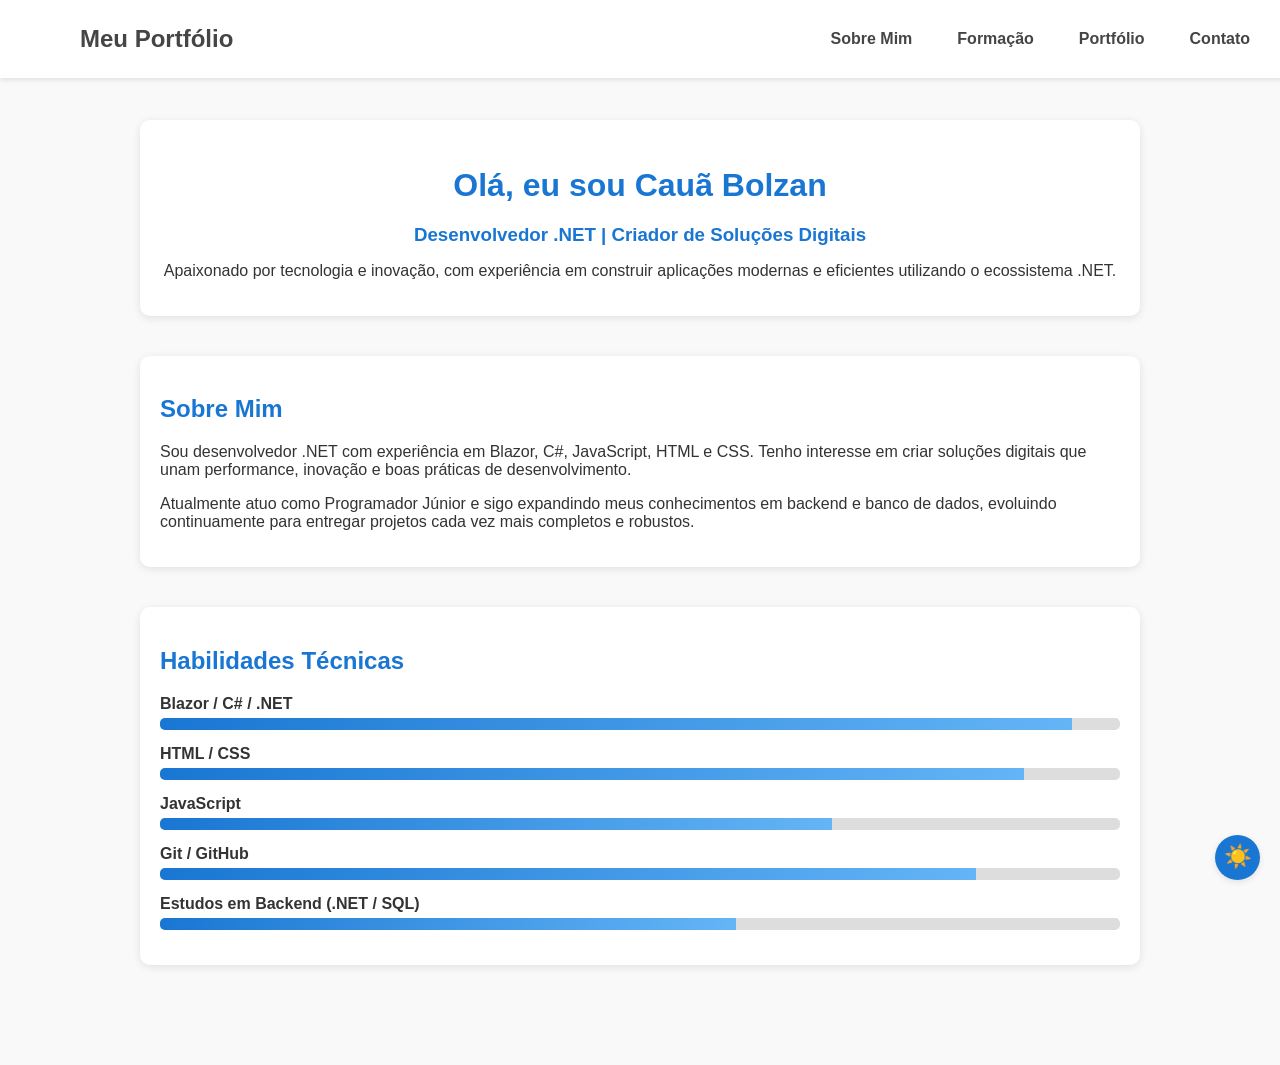
<file: docs/index.html>
<!DOCTYPE html>
<html lang="pt-BR">
  <head>
    <meta charset="UTF-8">
    <title>Sobre Mim</title>
    <link rel="stylesheet" href="css/app.css">
    <script src="js/app.js" defer></script>
  </head>
  <body>
    <header>
      <div class="navbar">
        <h1 class="logo">Meu Portfólio</h1>
        <button class="menu-toggle">☰</button>
        <nav>
          <ul>
            <li><a href="index.html">Sobre Mim</a></li>
            <li><a href="formacao.html">Formação</a></li>
            <li><a href="portfolio.html">Portfólio</a></li>
            <li><a href="contato.html">Contato</a></li>
          </ul>
        </nav>
      </div>
    </header>
    <main>
      <section class="intro">
        <h2>Olá, eu sou Cauã Bolzan</h2>
        <h3>Desenvolvedor .NET | Criador de Soluções Digitais</h3>
        <p>Apaixonado por tecnologia e inovação, com experiência em construir aplicações modernas e eficientes utilizando o ecossistema .NET.</p>
      </section>

      <section class="sobre">
        <h2>Sobre Mim</h2>
      <p>Sou desenvolvedor .NET com experiência em Blazor, C#, JavaScript, HTML e CSS. Tenho interesse em criar soluções digitais que unam performance, inovação e boas práticas de desenvolvimento.</p>
      <p>Atualmente atuo como Programador Júnior e sigo expandindo meus conhecimentos em backend e banco de dados, evoluindo continuamente para entregar projetos cada vez mais completos e robustos.</p>
      </section>

      <section class="habilidades">
        <h2>Habilidades Técnicas</h2>
        <div class="skill">
          <span>Blazor / C# / .NET</span>
          <div class="progress"><div style="width:95%"></div></div>
        </div>
        <div class="skill">
          <span>HTML / CSS</span>
          <div class="progress"><div style="width:90%"></div></div>
        </div>
        <div class="skill">
          <span>JavaScript</span>
          <div class="progress"><div style="width:70%"></div></div>
        </div>
        <div class="skill">
          <span>Git / GitHub</span>
          <div class="progress"><div style="width:85%"></div></div>
        </div>
        <div class="skill">
          <span>Estudos em Backend (.NET / SQL)</span>
          <div class="progress"><div style="width:60%"></div></div>
        </div>
      </section>
    </main>
  </body>
</html>
</file>
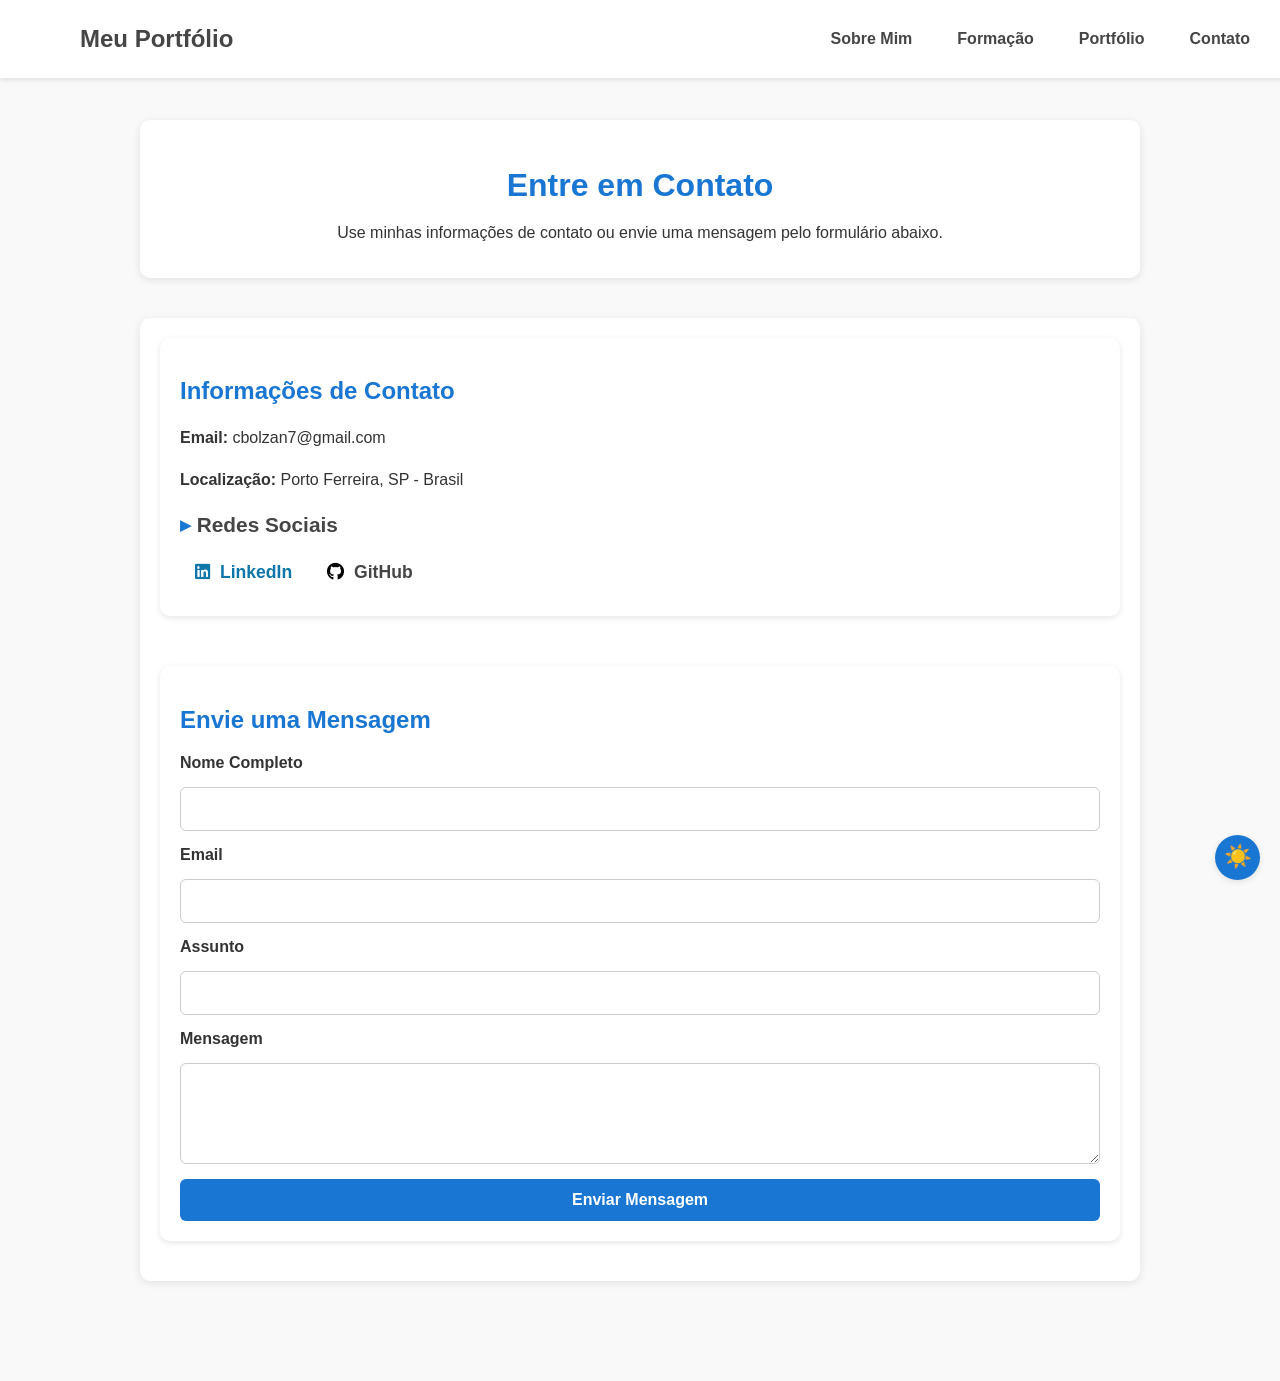
<file: docs/contato.html>
<!DOCTYPE html>
<html lang="pt-BR">
  <head>
    <meta charset="UTF-8">
    <title>Contato</title>
    <link rel="stylesheet" href="css/app.css">
    <script src="js/app.js" defer></script>
    <link rel="stylesheet" href="https://cdnjs.cloudflare.com/ajax/libs/font-awesome/6.5.0/css/all.min.css">
  </head>
  <body>
    <header>
      <div class="navbar">
        <h1 class="logo">Meu Portfólio</h1>
        <button class="menu-toggle">☰</button>
        <nav>
          <ul>
            <li><a href="index.html">Sobre Mim</a></li>
            <li><a href="formacao.html">Formação</a></li>
            <li><a href="portfolio.html">Portfólio</a></li>
            <li><a href="contato.html">Contato</a></li>
          </ul>
        </nav>
      </div>
    </header>
    <main>
      <section class="intro">
        <h2>Entre em Contato</h2>
        <p>Use minhas informações de contato ou envie uma mensagem pelo formulário abaixo.</p>
      </section>
      <section class="contato">
        <div class="card info-card">
          <h2>Informações de Contato</h2>
          <p><strong>Email:</strong> cbolzan7@gmail.com</p>
          <p><strong>Localização:</strong> Porto Ferreira, SP - Brasil</p>

          <h3>Redes Sociais</h3>
          <p class="social-links">
            <a href="https://www.linkedin.com/in/cau%C3%A3-bolzan-62a23a3b4/" target="_blank" class="linkedin">
              <i class="fab fa-linkedin"></i> LinkedIn
            </a>
            <a href="https://github.com/cauabolzan" target="_blank" class="github">
              <i class="fab fa-github"></i> GitHub
            </a>
          </p>
        </div>
        <div class="card form-card">
          <h2>Envie uma Mensagem</h2>
          <form id="contactForm">
            <label for="nome">Nome Completo</label>
            <input type="text" id="nome" name="nome" required>

            <label for="email">Email</label>
            <input type="email" id="email" name="email" required>

            <label for="assunto">Assunto</label>
            <input type="text" id="assunto" name="assunto" required>

            <label for="mensagem">Mensagem</label>
            <textarea id="mensagem" name="mensagem" rows="5" required></textarea>

            <button type="submit" class="btn-enviar">Enviar Mensagem</button>
          </form>
        </div>
      </section>
      <div id="toast" class="toast">Mensagem enviada com sucesso! 🚀</div>
    </main>
  </body>
</html>
</file>
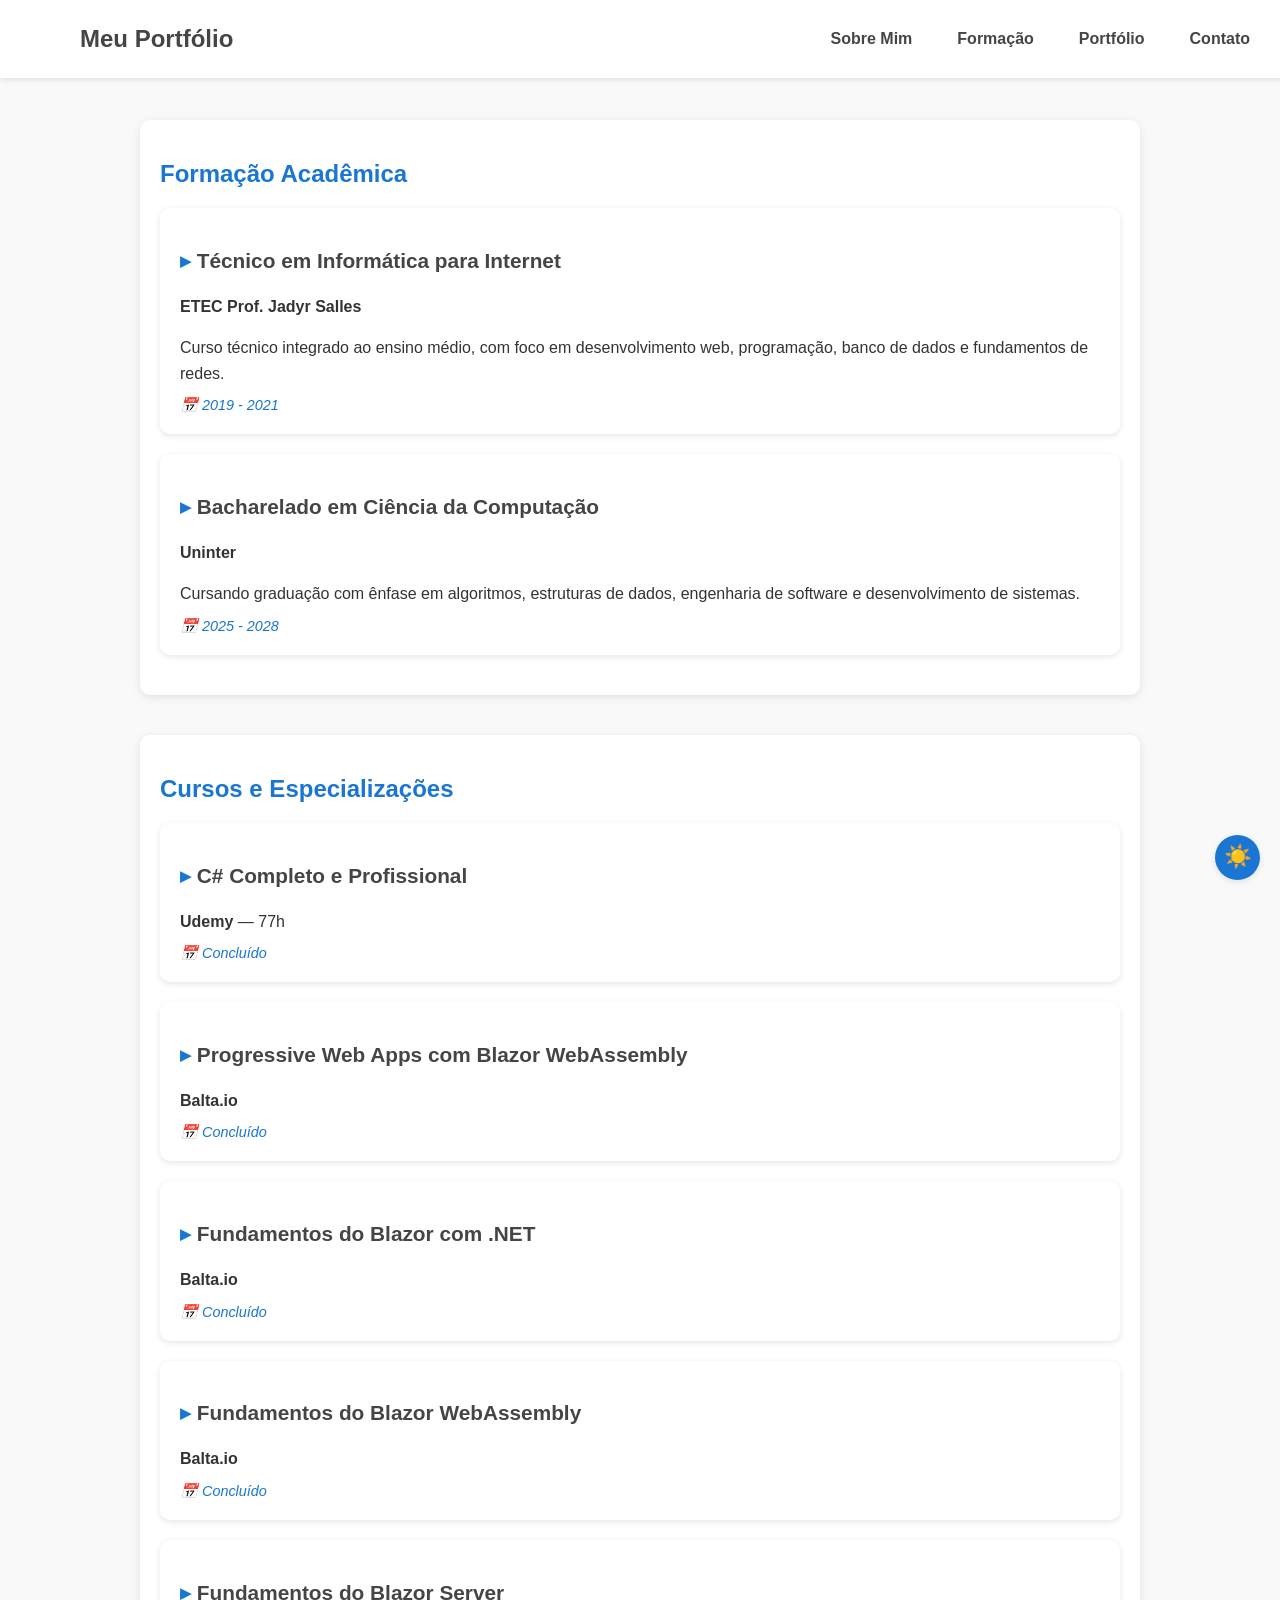
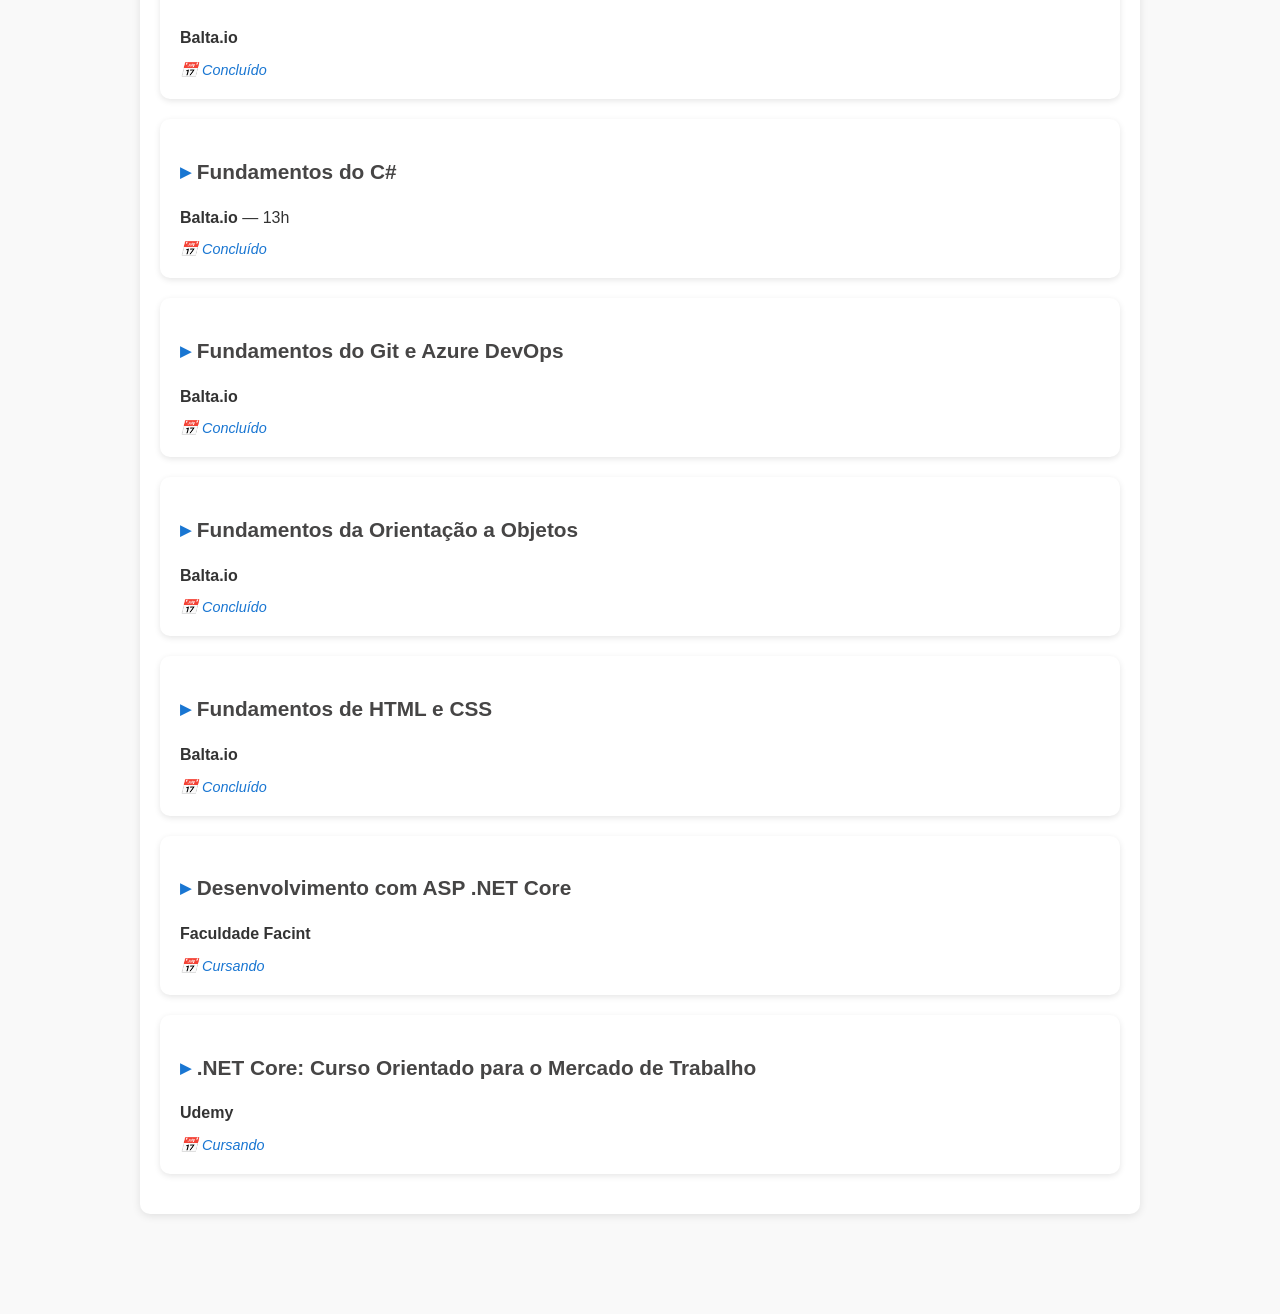
<file: docs/formacao.html>
<!DOCTYPE html>
<html lang="pt-BR">
  <head>
    <meta charset="UTF-8">
    <title>Formação</title>
    <link rel="stylesheet" href="css/app.css">
    <script src="js/app.js" defer></script>
  </head>
  <body>
    <header>
      <div class="navbar">
        <h1 class="logo">Meu Portfólio</h1>
        <button class="menu-toggle">☰</button>
        <nav>
          <ul>
            <li><a href="index.html">Sobre Mim</a></li>
            <li><a href="formacao.html">Formação</a></li>
            <li><a href="portfolio.html">Portfólio</a></li>
            <li><a href="contato.html">Contato</a></li>
          </ul>
        </nav>
      </div>
    </header>
    <main>
      <section class="formacao">
        <h2>Formação Acadêmica</h2>
        <div class="card">
          <h3>Técnico em Informática para Internet</h3>
          <p><strong>ETEC Prof. Jadyr Salles</strong></p>
          <p>Curso técnico integrado ao ensino médio, com foco em desenvolvimento web, programação, banco de dados e fundamentos de redes.</p>
          <span>📅 2019 - 2021</span>
        </div>

        <div class="card">
          <h3>Bacharelado em Ciência da Computação</h3>
          <p><strong>Uninter</strong></p>
          <p>Cursando graduação com ênfase em algoritmos, estruturas de dados, engenharia de software e desenvolvimento de sistemas.</p>
          <span>📅 2025 - 2028</span>
        </div>
      </section>
      <section class="cursos">
        <h2>Cursos e Especializações</h2>
        <div class="card">
          <h3>C# Completo e Profissional</h3>
          <p><strong>Udemy</strong> — 77h</p>
          <span>📅 Concluído</span>
        </div>

        <div class="card">
          <h3>Progressive Web Apps com Blazor WebAssembly</h3>
          <p><strong>Balta.io</strong></p>
          <span>📅 Concluído</span>
        </div>

        <div class="card">
          <h3>Fundamentos do Blazor com .NET</h3>
          <p><strong>Balta.io</strong></p>
          <span>📅 Concluído</span>
        </div>

        <div class="card">
          <h3>Fundamentos do Blazor WebAssembly</h3>
          <p><strong>Balta.io</strong></p>
          <span>📅 Concluído</span>
        </div>

        <div class="card">
          <h3>Fundamentos do Blazor Server</h3>
          <p><strong>Balta.io</strong></p>
          <span>📅 Concluído</span>
        </div>

        <div class="card">
          <h3>Fundamentos do C#</h3>
          <p><strong>Balta.io</strong> — 13h</p>
          <span>📅 Concluído</span>
        </div>

        <div class="card">
          <h3>Fundamentos do Git e Azure DevOps</h3>
          <p><strong>Balta.io</strong></p>
          <span>📅 Concluído</span>
        </div>

        <div class="card">
          <h3>Fundamentos da Orientação a Objetos</h3>
          <p><strong>Balta.io</strong></p>
          <span>📅 Concluído</span>
        </div>

        <div class="card">
          <h3>Fundamentos de HTML e CSS</h3>
          <p><strong>Balta.io</strong></p>
          <span>📅 Concluído</span>
        </div>

        <div class="card">
          <h3>Desenvolvimento com ASP .NET Core</h3>
          <p><strong>Faculdade Facint</strong></p>
          <span>📅 Cursando</span>
        </div>

        <div class="card">
          <h3>.NET Core: Curso Orientado para o Mercado de Trabalho</h3>
          <p><strong>Udemy</strong></p>
          <span>📅 Cursando</span>
        </div>
      </section>
    </main>
  </body>
</html>
</file>
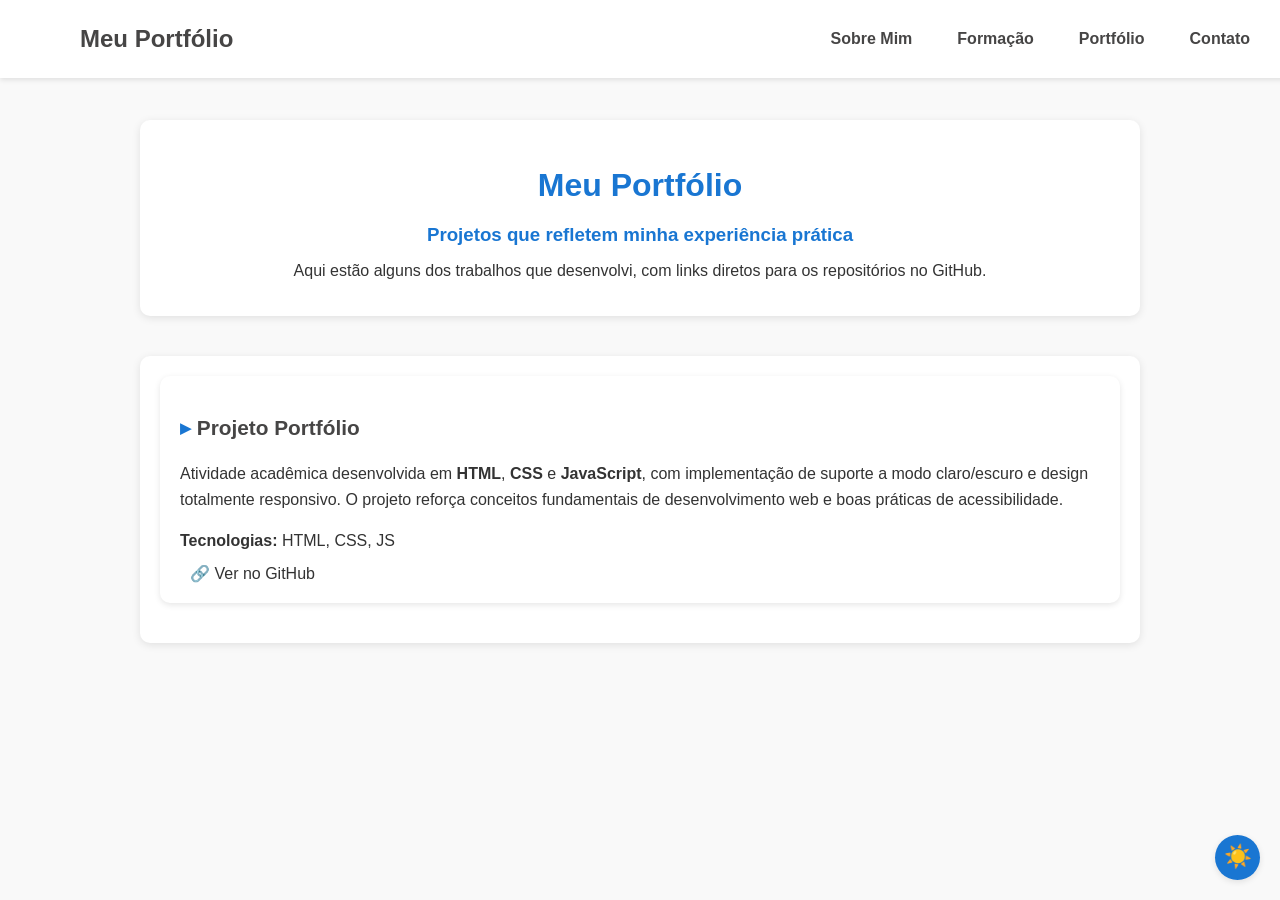
<file: docs/portfolio.html>
<!DOCTYPE html>
<html lang="pt-BR">
  <head>
    <meta charset="UTF-8">
    <title>Portfólio</title>
    <link rel="stylesheet" href="css/app.css">
    <script src="js/app.js" defer></script>
  </head>
  <body>
    <header>
      <div class="navbar">
        <h1 class="logo">Meu Portfólio</h1>
        <button class="menu-toggle">☰</button>
        <nav>
          <ul>
            <li><a href="index.html">Sobre Mim</a></li>
            <li><a href="formacao.html">Formação</a></li>
            <li><a href="portfolio.html">Portfólio</a></li>
            <li><a href="contato.html">Contato</a></li>
          </ul>
        </nav>
      </div>
    </header>
    <main>
      <section class="intro">
        <h2>Meu Portfólio</h2>
        <h3>Projetos que refletem minha experiência prática</h3>
        <p>Aqui estão alguns dos trabalhos que desenvolvi, com links diretos para os repositórios no GitHub.</p>
      </section>
      <section class="portfolio">
        <div class="card">
          <h3>Projeto Portfólio</h3>
          <p>Atividade acadêmica desenvolvida em <strong>HTML</strong>, <strong>CSS</strong> e <strong>JavaScript</strong>, com implementação de suporte a modo claro/escuro e design totalmente responsivo. O projeto reforça conceitos fundamentais de desenvolvimento web e boas práticas de acessibilidade.</p>
          <p><strong>Tecnologias:</strong> HTML, CSS, JS</p>
          <a href="https://github.com/cauabolzan/Meu-Portf-lio.git" target="_blank" class="btn-github">
            🔗 Ver no GitHub
          </a>
        </div>
      </section>
    </main>
  </body>
</html>
</file>
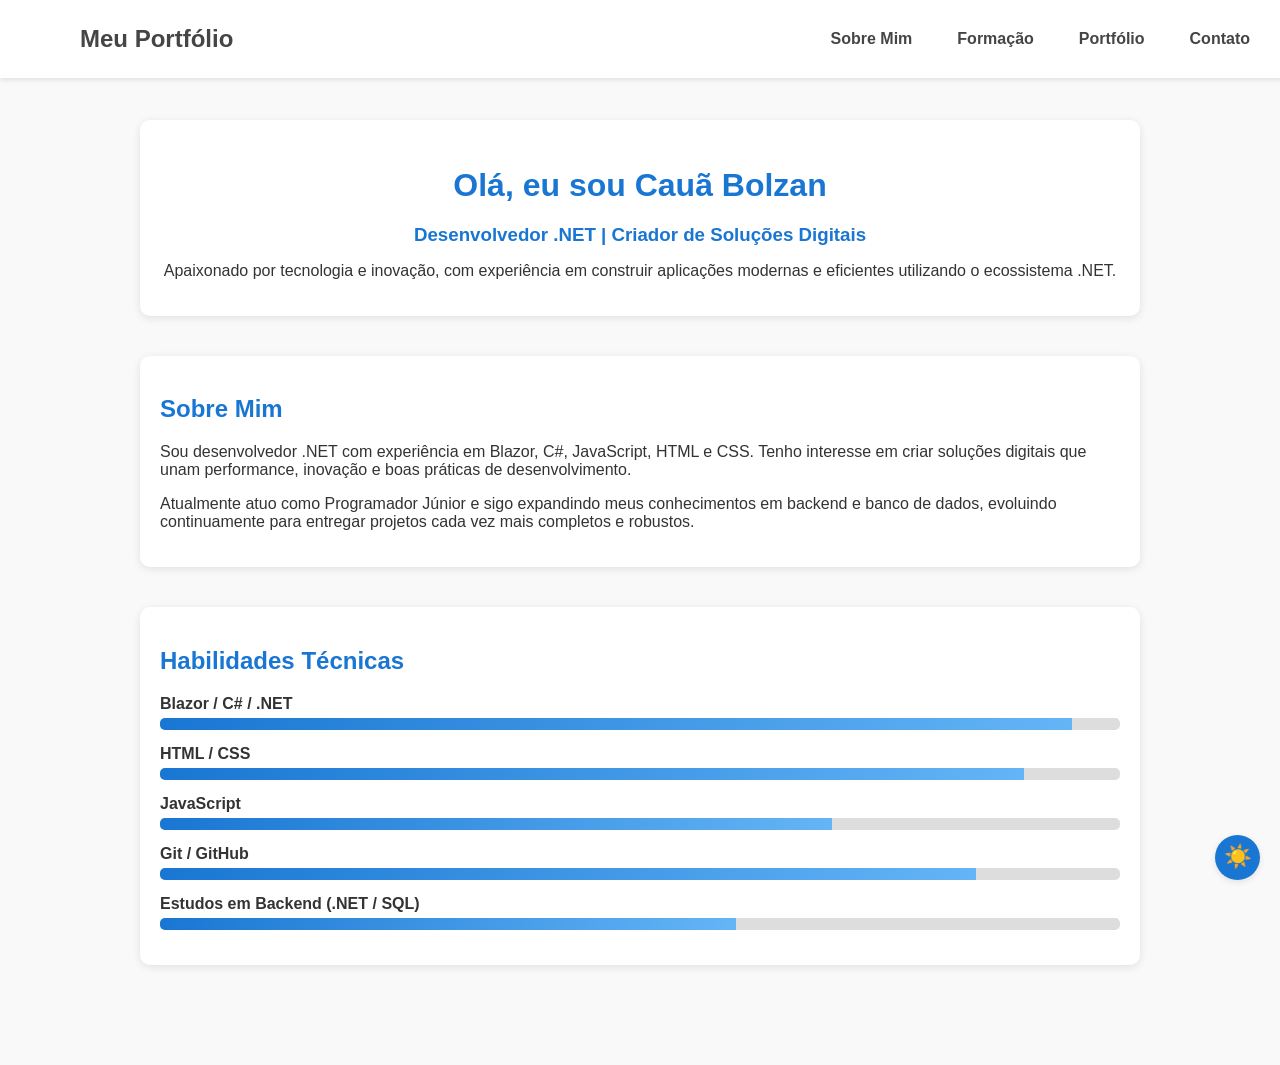
<file: pages/sobreMim.html>
<!DOCTYPE html>
<html lang="pt-BR">
  <head>
    <meta charset="UTF-8">
    <title>Sobre Mim</title>
    <link rel="stylesheet" href="css/app.css">
    <script src="js/app.js" defer></script>
  </head>
  <body>
    <header>
      <div class="navbar">
        <h1 class="logo">Meu Portfólio</h1>
        <button class="menu-toggle">☰</button>
        <nav>
          <ul>
            <li><a href="sobreMim.html">Sobre Mim</a></li>
            <li><a href="formacao.html">Formação</a></li>
            <li><a href="portfolio.html">Portfólio</a></li>
            <li><a href="contato.html">Contato</a></li>
          </ul>
        </nav>
      </div>
    </header>
    <main>
      <section class="intro">
        <h2>Olá, eu sou Cauã Bolzan</h2>
        <h3>Desenvolvedor .NET | Criador de Soluções Digitais</h3>
        <p>Apaixonado por tecnologia e inovação, com experiência em construir aplicações modernas e eficientes utilizando o ecossistema .NET.</p>
      </section>

      <section class="sobre">
        <h2>Sobre Mim</h2>
      <p>Sou desenvolvedor .NET com experiência em Blazor, C#, JavaScript, HTML e CSS. Tenho interesse em criar soluções digitais que unam performance, inovação e boas práticas de desenvolvimento.</p>
      <p>Atualmente atuo como Programador Júnior e sigo expandindo meus conhecimentos em backend e banco de dados, evoluindo continuamente para entregar projetos cada vez mais completos e robustos.</p>
      </section>

      <section class="habilidades">
        <h2>Habilidades Técnicas</h2>
        <div class="skill">
          <span>Blazor / C# / .NET</span>
          <div class="progress"><div style="width:95%"></div></div>
        </div>
        <div class="skill">
          <span>HTML / CSS</span>
          <div class="progress"><div style="width:90%"></div></div>
        </div>
        <div class="skill">
          <span>JavaScript</span>
          <div class="progress"><div style="width:70%"></div></div>
        </div>
        <div class="skill">
          <span>Git / GitHub</span>
          <div class="progress"><div style="width:85%"></div></div>
        </div>
        <div class="skill">
          <span>Estudos em Backend (.NET / SQL)</span>
          <div class="progress"><div style="width:60%"></div></div>
        </div>
      </section>
    </main>
  </body>
</html>
</file>
<file: docs/css/app.css>
:root {
  --bg-color: #f9f9f9;
  --text-color: #333;
  --header-bg: #ffffff;
  --link-color: #0d47a1;
  --accent-color: #1976d2;
  --hover-color: #64b5f6;
  --card-bg: #fff;
  --card-shadow: rgba(0,0,0,0.1);
  --progress-bg: #ddd;
  --progress-fill: #1976d2;
  --input-bg: #fff;
  --input-text: #333;
  --input-border: #ccc;
  --link-color: #464545;
}

.dark-mode {
  --bg-color: #121212;
  --text-color: #eee;
  --header-bg: #1e1e1e;  
  --link-color: #90caf9;  
  --accent-color: #2196f3; 
  --hover-color: #006eff; 
  --card-bg: #1e1e1e;
  --card-shadow: rgba(0,0,0,0.6);
  --progress-bg: #444;
  --progress-fill: #2196f3;
  --input-bg: #1e1e1e;
  --input-text: #eee;
  --input-border: #444;
  --link-color: #f5f5f5;
}

body {
  margin: 0;
  font-family: Arial, sans-serif;
  background: var(--bg-color);
  color: var(--text-color);
  transition: background 0.3s, color 0.3s;
}

header {
  position: fixed;
  top: 0;
  left: 0;
  width: 100%;
  background: var(--header-bg);
  box-shadow: 0 2px 5px var(--card-shadow);
  padding: 25px 40px;
  z-index: 1000;
}

.navbar {
  display: flex;
  justify-content: space-between;
  align-items: center;
  max-width: 1200px;      
  margin: 0 auto;          
  padding: 0 40px;
}

.logo {
  margin: 0;
  font-size: 1.5em;
  color: var(--link-color);
  white-space: nowrap;
}

nav ul {
  list-style: none;
  display: flex;
  gap: 25px;
  margin: 0;
  padding: 0;
}

nav ul li:last-child {
  margin-right: 20px;
}

nav a {
  color: var(--link-color);
  text-decoration: none;
  font-weight: bold;
  padding: 8px 0;
}

nav a:hover {
  color: var(--accent-color);
}

.menu-toggle {
  display: none;
  background: none;
  border: none;
  font-size: 1.8em;
  cursor: pointer;
  color: var(--link-color);
}

@media (max-width: 768px) {
  .menu-toggle {
    display: block;
  }

  nav {
    display: none; 
    position: absolute; 
    top: 100%;          
    left: 0;
    width: 100%;
    background: var(--header-bg);
    padding: 15px 20px;
    box-shadow: 0 2px 6px var(--card-shadow);
  }

  nav.active {
    display: block;
  }

  nav ul {
    flex-direction: column;
    gap: 15px;
  }

  nav a {
    padding: 10px;
    display: block;
    width: 100%;
  }
}

main {
  max-width: 1000px;
  margin: 100px auto 40px auto;
  padding: 20px;
}

section {
  background: var(--card-bg);
  padding: 20px;
  border-radius: 10px;
  box-shadow: 0 2px 8px var(--card-shadow);
  margin-bottom: 30px;
}

section h2 {
  color: var(--accent-color);
  margin-bottom: 15px;
}

.intro {
  text-align: center;
}

.intro h2 {
  font-size: 2em;
}

.intro h3 {
  color: var(--accent-color);
  margin-bottom: 10px;
}

.habilidades .skill {
  margin-bottom: 15px;
}

.skill span {
  display: block;
  margin-bottom: 5px;
  font-weight: bold;
}

.progress {
  background: var(--progress-bg);
  border-radius: 5px;
  overflow: hidden;
  height: 12px;
}

.progress div {
  background: linear-gradient(90deg, var(--accent-color), var(--hover-color));
  height: 100%;
  transition: width 1s ease;
}

section {
  margin-bottom: 40px;
  transition: transform 0.2s ease, box-shadow 0.2s ease;
}

section h2 {
  color: var(--accent-color);
  margin-bottom: 20px;
}

section:hover {
  transform: translateY(-5px);
  box-shadow: 0 6px 12px var(--card-shadow);
}

.card {
  background: var(--card-bg);
  padding: 20px;
  border-radius: 10px;
  box-shadow: 0 2px 6px var(--card-shadow);
  margin-bottom: 20px;
}

.card h3 {
  font-size: 1.3em;
  font-weight: 600;
  color: var(--link-color);
}

.card p {
  font-size: 1em;
  line-height: 1.6;
  color: var(--text-color);
  margin-bottom: 10px;
}

.card span {
  font-size: 0.9em;
  color: var(--accent-color);
  font-style: italic;
}

.card h3::before {
  content: "▸ ";
  color: var(--accent-color);
}

.contato {
  display: flex;
  flex-direction: column;
  gap: 30px;
}

.form-card form {
  display: flex;
  flex-direction: column;
  gap: 15px;
}

.form-card label {
  font-weight: bold;
  color: var(--text-color);
}

.form-card input,
.form-card textarea {
  padding: 12px;
  background: var(--input-bg);
  color: var(--input-text);
  border: 1px solid var(--input-border);
  border-radius: 6px;
  font-size: 1em;
  transition: border-color 0.3s, box-shadow 0.3s, background 0.3s, color 0.3s;
}

.form-card input:focus,
.form-card textarea:focus {
  border-color: var(--accent-color);
  box-shadow: 0 0 6px rgba(0, 188, 212, 0.3);
  outline: none;
}

a {
  text-decoration: none;
  color: #333;
  margin: 0 10px;
}

a i {
  margin-right: 5px;
  color: #0e76a8;
}

a[href*="github"] i {
  color: #000;
}

.social-links a {
  text-decoration: none;
  font-weight: bold;
  margin: 0 15px;
  font-size: 1.1em;
  transition: color 0.3s;
}

.social-links a.linkedin {
  color: #0e76a8;
}

.social-links a.github {
  color: var(--link-color);
}

.social-links a:hover {
  opacity: 0.8;
}

.btn-enviar {
  background: var(--accent-color);
  color: #fff;
  border: none;
  padding: 12px 18px;
  border-radius: 6px;
  cursor: pointer;
  font-weight: bold;
  font-size: 1em;
  transition: background 0.3s, transform 0.2s;
}

.btn-enviar:hover {
  background: var(--hover-color);
  transform: scale(1.05);
}

.toast {
  visibility: hidden;
  min-width: 280px;
  background-color: #4caf50;
  color: #fff;
  text-align: center;
  border-radius: 6px;
  padding: 14px;
  position: fixed;
  bottom: 30px;
  right: 30px;
  z-index: 1200;
  opacity: 0;
  font-weight: bold;
  box-shadow: 0 2px 8px rgba(0,0,0,0.2);
  transition: opacity 0.5s, visibility 0.5s, transform 0.3s;
  transform: translateY(20px);
}

.toast.show {
  visibility: visible;
  opacity: 1;
  transform: translateY(0);
}

.toggle-btn {
  position: fixed;
  bottom: 20px;
  right: 20px;
  background: var(--accent-color);
  border: none;
  width: 45px;
  height: 45px;
  border-radius: 50%;
  cursor: pointer;
  color: #fff;
  font-size: 1.4em;        
  line-height: 1;          
  display: flex;
  align-items: center;
  justify-content: center;
  box-shadow: 0 2px 6px var(--card-shadow);
  transition: background 0.3s, transform 0.2s;
}

.toggle-btn:hover {
  background: var(--hover-color);
  transform: rotate(15deg);
}
</file>
<file: pages/css/app.css>
:root {
  --bg-color: #f9f9f9;
  --text-color: #333;
  --header-bg: #ffffff;
  --link-color: #0d47a1;
  --accent-color: #1976d2;
  --hover-color: #64b5f6;
  --card-bg: #fff;
  --card-shadow: rgba(0,0,0,0.1);
  --progress-bg: #ddd;
  --progress-fill: #1976d2;
  --input-bg: #fff;
  --input-text: #333;
  --input-border: #ccc;
  --link-color: #464545;
}

.dark-mode {
  --bg-color: #121212;
  --text-color: #eee;
  --header-bg: #1e1e1e;  
  --link-color: #90caf9;  
  --accent-color: #2196f3; 
  --hover-color: #006eff; 
  --card-bg: #1e1e1e;
  --card-shadow: rgba(0,0,0,0.6);
  --progress-bg: #444;
  --progress-fill: #2196f3;
  --input-bg: #1e1e1e;
  --input-text: #eee;
  --input-border: #444;
  --link-color: #f5f5f5;
}

body {
  margin: 0;
  font-family: Arial, sans-serif;
  background: var(--bg-color);
  color: var(--text-color);
  transition: background 0.3s, color 0.3s;
}

header {
  position: fixed;
  top: 0;
  left: 0;
  width: 100%;
  background: var(--header-bg);
  box-shadow: 0 2px 5px var(--card-shadow);
  padding: 25px 40px;
  z-index: 1000;
}

.navbar {
  display: flex;
  justify-content: space-between;
  align-items: center;
  max-width: 1200px;      
  margin: 0 auto;          
  padding: 0 40px;
}

.logo {
  margin: 0;
  font-size: 1.5em;
  color: var(--link-color);
  white-space: nowrap;
}

nav ul {
  list-style: none;
  display: flex;
  gap: 25px;
  margin: 0;
  padding: 0;
}

nav ul li:last-child {
  margin-right: 20px;
}

nav a {
  color: var(--link-color);
  text-decoration: none;
  font-weight: bold;
  padding: 8px 0;
}

nav a:hover {
  color: var(--accent-color);
}

.menu-toggle {
  display: none;
  background: none;
  border: none;
  font-size: 1.8em;
  cursor: pointer;
  color: var(--link-color);
}

@media (max-width: 768px) {
  .menu-toggle {
    display: block;
  }

  nav {
    display: none; 
    position: absolute; 
    top: 100%;          
    left: 0;
    width: 100%;
    background: var(--header-bg);
    padding: 15px 20px;
    box-shadow: 0 2px 6px var(--card-shadow);
  }

  nav.active {
    display: block;
  }

  nav ul {
    flex-direction: column;
    gap: 15px;
  }

  nav a {
    padding: 10px;
    display: block;
    width: 100%;
  }
}

main {
  max-width: 1000px;
  margin: 100px auto 40px auto;
  padding: 20px;
}

section {
  background: var(--card-bg);
  padding: 20px;
  border-radius: 10px;
  box-shadow: 0 2px 8px var(--card-shadow);
  margin-bottom: 30px;
}

section h2 {
  color: var(--accent-color);
  margin-bottom: 15px;
}

.intro {
  text-align: center;
}

.intro h2 {
  font-size: 2em;
}

.intro h3 {
  color: var(--accent-color);
  margin-bottom: 10px;
}

.habilidades .skill {
  margin-bottom: 15px;
}

.skill span {
  display: block;
  margin-bottom: 5px;
  font-weight: bold;
}

.progress {
  background: var(--progress-bg);
  border-radius: 5px;
  overflow: hidden;
  height: 12px;
}

.progress div {
  background: linear-gradient(90deg, var(--accent-color), var(--hover-color));
  height: 100%;
  transition: width 1s ease;
}

section {
  margin-bottom: 40px;
  transition: transform 0.2s ease, box-shadow 0.2s ease;
}

section h2 {
  color: var(--accent-color);
  margin-bottom: 20px;
}

section:hover {
  transform: translateY(-5px);
  box-shadow: 0 6px 12px var(--card-shadow);
}

.card {
  background: var(--card-bg);
  padding: 20px;
  border-radius: 10px;
  box-shadow: 0 2px 6px var(--card-shadow);
  margin-bottom: 20px;
}

.card h3 {
  font-size: 1.3em;
  font-weight: 600;
  color: var(--link-color);
}

.card p {
  font-size: 1em;
  line-height: 1.6;
  color: var(--text-color);
  margin-bottom: 10px;
}

.card span {
  font-size: 0.9em;
  color: var(--accent-color);
  font-style: italic;
}

.card h3::before {
  content: "▸ ";
  color: var(--accent-color);
}

.contato {
  display: flex;
  flex-direction: column;
  gap: 30px;
}

.form-card form {
  display: flex;
  flex-direction: column;
  gap: 15px;
}

.form-card label {
  font-weight: bold;
  color: var(--text-color);
}

.form-card input,
.form-card textarea {
  padding: 12px;
  background: var(--input-bg);
  color: var(--input-text);
  border: 1px solid var(--input-border);
  border-radius: 6px;
  font-size: 1em;
  transition: border-color 0.3s, box-shadow 0.3s, background 0.3s, color 0.3s;
}

.form-card input:focus,
.form-card textarea:focus {
  border-color: var(--accent-color);
  box-shadow: 0 0 6px rgba(0, 188, 212, 0.3);
  outline: none;
}

a {
  text-decoration: none;
  color: #333;
  margin: 0 10px;
}

a i {
  margin-right: 5px;
  color: #0e76a8;
}

a[href*="github"] i {
  color: #000;
}

.social-links a {
  text-decoration: none;
  font-weight: bold;
  margin: 0 15px;
  font-size: 1.1em;
  transition: color 0.3s;
}

.social-links a.linkedin {
  color: #0e76a8;
}

.social-links a.github {
  color: var(--link-color);
}

.social-links a:hover {
  opacity: 0.8;
}

.btn-enviar {
  background: var(--accent-color);
  color: #fff;
  border: none;
  padding: 12px 18px;
  border-radius: 6px;
  cursor: pointer;
  font-weight: bold;
  font-size: 1em;
  transition: background 0.3s, transform 0.2s;
}

.btn-enviar:hover {
  background: var(--hover-color);
  transform: scale(1.05);
}

.toast {
  visibility: hidden;
  min-width: 280px;
  background-color: #4caf50;
  color: #fff;
  text-align: center;
  border-radius: 6px;
  padding: 14px;
  position: fixed;
  bottom: 30px;
  right: 30px;
  z-index: 1200;
  opacity: 0;
  font-weight: bold;
  box-shadow: 0 2px 8px rgba(0,0,0,0.2);
  transition: opacity 0.5s, visibility 0.5s, transform 0.3s;
  transform: translateY(20px);
}

.toast.show {
  visibility: visible;
  opacity: 1;
  transform: translateY(0);
}

.toggle-btn {
  position: fixed;
  bottom: 20px;
  right: 20px;
  background: var(--accent-color);
  border: none;
  width: 45px;
  height: 45px;
  border-radius: 50%;
  cursor: pointer;
  color: #fff;
  font-size: 1.4em;        
  line-height: 1;          
  display: flex;
  align-items: center;
  justify-content: center;
  box-shadow: 0 2px 6px var(--card-shadow);
  transition: background 0.3s, transform 0.2s;
}

.toggle-btn:hover {
  background: var(--hover-color);
  transform: rotate(15deg);
}
</file>
